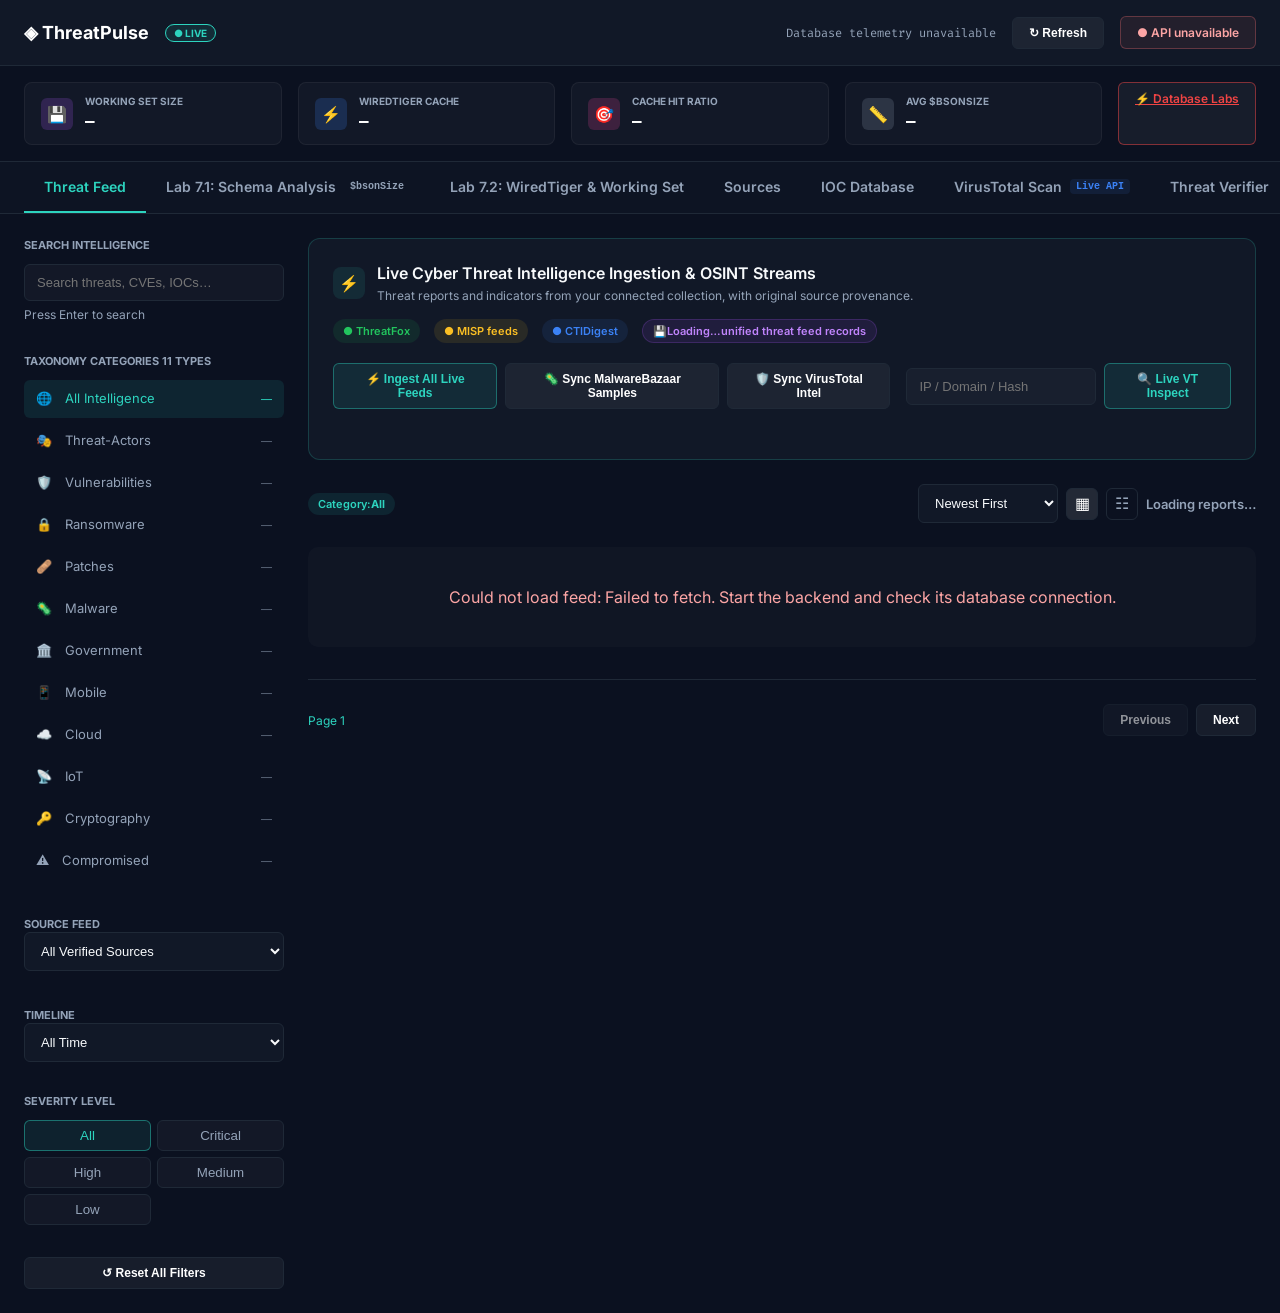
<file: frontend/index.html>
<!doctype html>
<html lang="en">
<head>
  <meta charset="utf-8"><meta name="viewport" content="width=device-width,initial-scale=1">
  <title>ThreatPulse — Cyber Threat Intelligence</title>
  <link rel="stylesheet" href="style.css">
  <link href="https://fonts.googleapis.com/css2?family=Inter:wght@300;400;500;600;700&family=Fira+Code:wght@400;500&display=swap" rel="stylesheet">
</head>
<body>
  <nav class="top-nav"><div class="nav-left"><a class="logo" href="index.html">◈ ThreatPulse</a><span class="badge live">● LIVE</span></div>
    <div class="nav-right"><span id="sync-time" class="sync-status">Connecting to intelligence store…</span><button id="refresh-feed" class="btn secondary">↻ Refresh</button><span id="db-status" class="btn success">● MongoDB Atlas</span></div></nav>
  <section class="metrics-top-bar">
    <div class="metric-card-top"><div class="metric-icon purple">💾</div><div><div class="metric-label">WORKING SET SIZE</div><div id="metric-working" class="metric-val">—</div></div></div>
    <div class="metric-card-top"><div class="metric-icon blue">⚡</div><div><div class="metric-label">WIREDTIGER CACHE</div><div id="metric-cache" class="metric-val">—</div></div></div>
    <div class="metric-card-top"><div class="metric-icon pink">🎯</div><div><div class="metric-label">CACHE HIT RATIO</div><div id="metric-hit" class="metric-val">—</div></div></div>
    <div class="metric-card-top"><div class="metric-icon gray">📏</div><div><div class="metric-label">AVG $BSONSIZE</div><div id="metric-bson" class="metric-val">—</div></div></div>
    <a class="btn secondary border-glow" href="lab71.html">⚡ Database Labs</a>
  </section>
  <nav class="sub-nav">
    <a href="index.html" class="tab active">Threat Feed</a><a href="lab71.html" class="tab">Lab 7.1: Schema Analysis <span class="tab-badge">$bsonSize</span></a><a href="lab72.html" class="tab">Lab 7.2: WiredTiger & Working Set</a>
    <a href="sources.html" class="tab">Sources</a><a href="iocs.html" class="tab">IOC Database</a><a href="virustotal.html" class="tab">VirusTotal Scan <span class="tab-badge info">Live API</span></a><a href="verify.html" class="tab">Threat Verifier</a>
  </nav>
  <div class="feed-layout">
    <aside class="feed-sidebar">
      <section class="sidebar-section"><div class="sidebar-title">SEARCH INTELLIGENCE</div><input id="feed-search" class="search-input" placeholder="Search threats, CVEs, IOCs…"><div class="help-text">Press Enter to search</div></section>
      <section class="sidebar-section"><div class="sidebar-title">TAXONOMY CATEGORIES <span id="taxonomy-total">11 TYPES</span></div><ul id="category-list" class="taxonomy-list">
        <li data-category="All" class="active"><span>🌐　All Intelligence</span><span class="count" id="count-all">—</span></li>
        <li data-category="Threat-Actors"><span>🎭　Threat-Actors</span><span class="count">—</span></li>
        <li data-category="Vulnerabilities"><span>🛡️　Vulnerabilities</span><span class="count">—</span></li>
        <li data-category="Ransomware"><span>🔒　Ransomware</span><span class="count">—</span></li>
        <li data-category="Patches"><span>🩹　Patches</span><span class="count">—</span></li>
        <li data-category="Malware"><span>🦠　Malware</span><span class="count">—</span></li>
        <li data-category="Government"><span>🏛️　Government</span><span class="count">—</span></li>
        <li data-category="Mobile"><span>📱　Mobile</span><span class="count">—</span></li>
        <li data-category="Cloud"><span>☁️　Cloud</span><span class="count">—</span></li>
        <li data-category="IoT"><span>📡　IoT</span><span class="count">—</span></li>
        <li data-category="Cryptography"><span>🔑　Cryptography</span><span class="count">—</span></li>
        <li data-category="Compromised"><span>⚠️　Compromised</span><span class="count">—</span></li>
      </ul></section>
      <section class="sidebar-section"><label class="sidebar-title" for="source-filter">SOURCE FEED</label><select id="source-filter" class="source-select"><option value="All">All Verified Sources</option></select></section>
      <section class="sidebar-section"><label class="sidebar-title" for="year-filter">TIMELINE</label><select id="year-filter" class="source-select"><option value="All">All Time</option></select></section>
      <section class="sidebar-section"><div class="sidebar-title">SEVERITY LEVEL</div><div id="severity-filter" class="severity-options"><button class="selected" data-severity="All">All</button><button data-severity="Critical">Critical</button><button data-severity="High">High</button><button data-severity="Medium">Medium</button><button data-severity="Low">Low</button></div></section>
      <button id="reset-filters" class="btn secondary reset-btn">↺ Reset All Filters</button>
    </aside>
    <main class="feed-main">
      <section class="feed-header-card">
        <div class="hero-title"><span class="hero-mark">⚡</span><div><h1>Live Cyber Threat Intelligence Ingestion & OSINT Streams</h1><p>Threat reports and indicators from your connected collection, with original source provenance.</p></div></div>
        <div class="tags-row"><span class="tag green">● ThreatFox</span><span class="tag yellow">● MISP feeds</span><span class="tag blue">● CTIDigest</span><span class="tag purple">💾 <span id="total-reports">Loading…</span> unified threat feed records</span></div>
        <div class="ingestion-row"><div class="ingestion-actions"><button class="btn accent-btn" data-sync="all">⚡ Ingest All Live Feeds</button><button class="btn secondary" data-sync="malwarebazaar">🦠 Sync MalwareBazaar Samples</button><button class="btn secondary" data-sync="virustotal">🛡️ Sync VirusTotal Intel</button></div>
          <form id="quick-vt-form" class="quick-vt"><input id="quick-vt-value" class="search-input" placeholder="IP / Domain / Hash"><button class="btn accent-btn">🔍 Live VT Inspect</button></form></div>
        <div id="sync-message" class="sync-message" aria-live="polite"></div>
      </section>
      <div class="feed-controls"><span class="tag active-category">Category: <b id="current-category">All</b></span><div class="feed-control-right"><label class="sr-only" for="sort-filter">Sort feed</label><select id="sort-filter" class="source-select compact"><option value="newest">Newest First</option><option value="oldest">Oldest First</option><option value="year">Year</option></select><button id="grid-view" class="icon-btn active-view" aria-label="3-Column Grid View">▦</button><button id="list-view" class="icon-btn" aria-label="SOC Stream List View">☷</button><span id="results-count" class="result-count">Loading reports…</span></div></div>
      <div id="active-filters" class="active-filters"></div>
      <div id="feed-grid" class="feed-grid" aria-live="polite"></div>
      <div class="pagination"><span id="pagination-info">Page 1</span><div><button id="previous-page" class="btn secondary" disabled>Previous</button><button id="next-page" class="btn secondary">Next</button></div></div>
    </main>
  </div>
  <div id="modal-overlay" class="modal-overlay" hidden><section class="modal-content"><header class="modal-heading"><h2 id="modal-title">Report details</h2><button id="modal-close" class="modal-close" aria-label="Close">×</button></header><div id="modal-body" class="modal-body"></div></section></div>
  <script src="feed.js"></script>
</body></html>
</file>
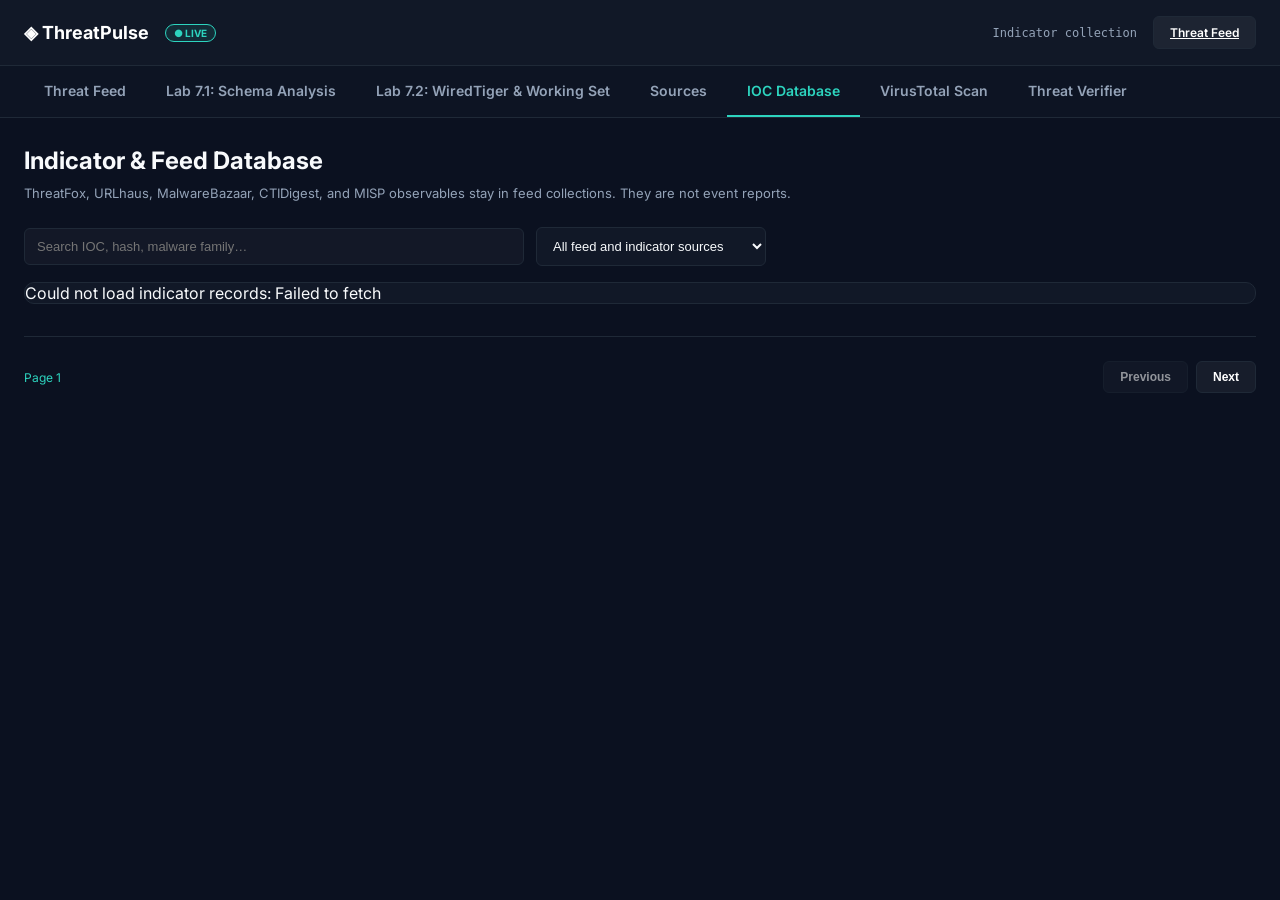
<file: frontend/iocs.html>
<!doctype html><html lang="en"><head><meta charset="utf-8"><meta name="viewport" content="width=device-width,initial-scale=1"><title>ThreatPulse — IOC Database</title><link rel="stylesheet" href="style.css"><link href="https://fonts.googleapis.com/css2?family=Inter:wght@300;400;500;600;700&display=swap" rel="stylesheet"></head><body>
<nav class="top-nav"><div class="nav-left"><a class="logo" href="index.html">◈ ThreatPulse</a><span class="badge live">● LIVE</span></div><div class="nav-right"><span id="sync-time" class="sync-status">Indicator collection</span><a class="btn secondary" href="index.html">Threat Feed</a></div></nav>
<nav class="sub-nav"><a href="index.html" class="tab">Threat Feed</a><a href="lab71.html" class="tab">Lab 7.1: Schema Analysis</a><a href="lab72.html" class="tab">Lab 7.2: WiredTiger & Working Set</a><a href="sources.html" class="tab">Sources</a><a href="iocs.html" class="tab active">IOC Database</a><a href="virustotal.html" class="tab">VirusTotal Scan</a><a href="verify.html" class="tab">Threat Verifier</a></nav>
<main class="container"><header class="page-header"><div><h1>Indicator & Feed Database</h1><p>ThreatFox, URLhaus, MalwareBazaar, CTIDigest, and MISP observables stay in feed collections. They are not event reports.</p></div></header><div class="ioc-tools"><input id="ioc-search" class="search-input" placeholder="Search IOC, hash, malware family…"><select id="ioc-source" class="source-select"><option value="All">All feed and indicator sources</option></select><span id="ioc-count" class="result-count"></span></div><div id="ioc-list" class="table-container"></div><div class="pagination"><span id="ioc-page">Page 1</span><div><button id="ioc-prev" class="btn secondary" disabled>Previous</button><button id="ioc-next" class="btn secondary">Next</button></div></div></main><script src="pages.js"></script></body></html>
</file>
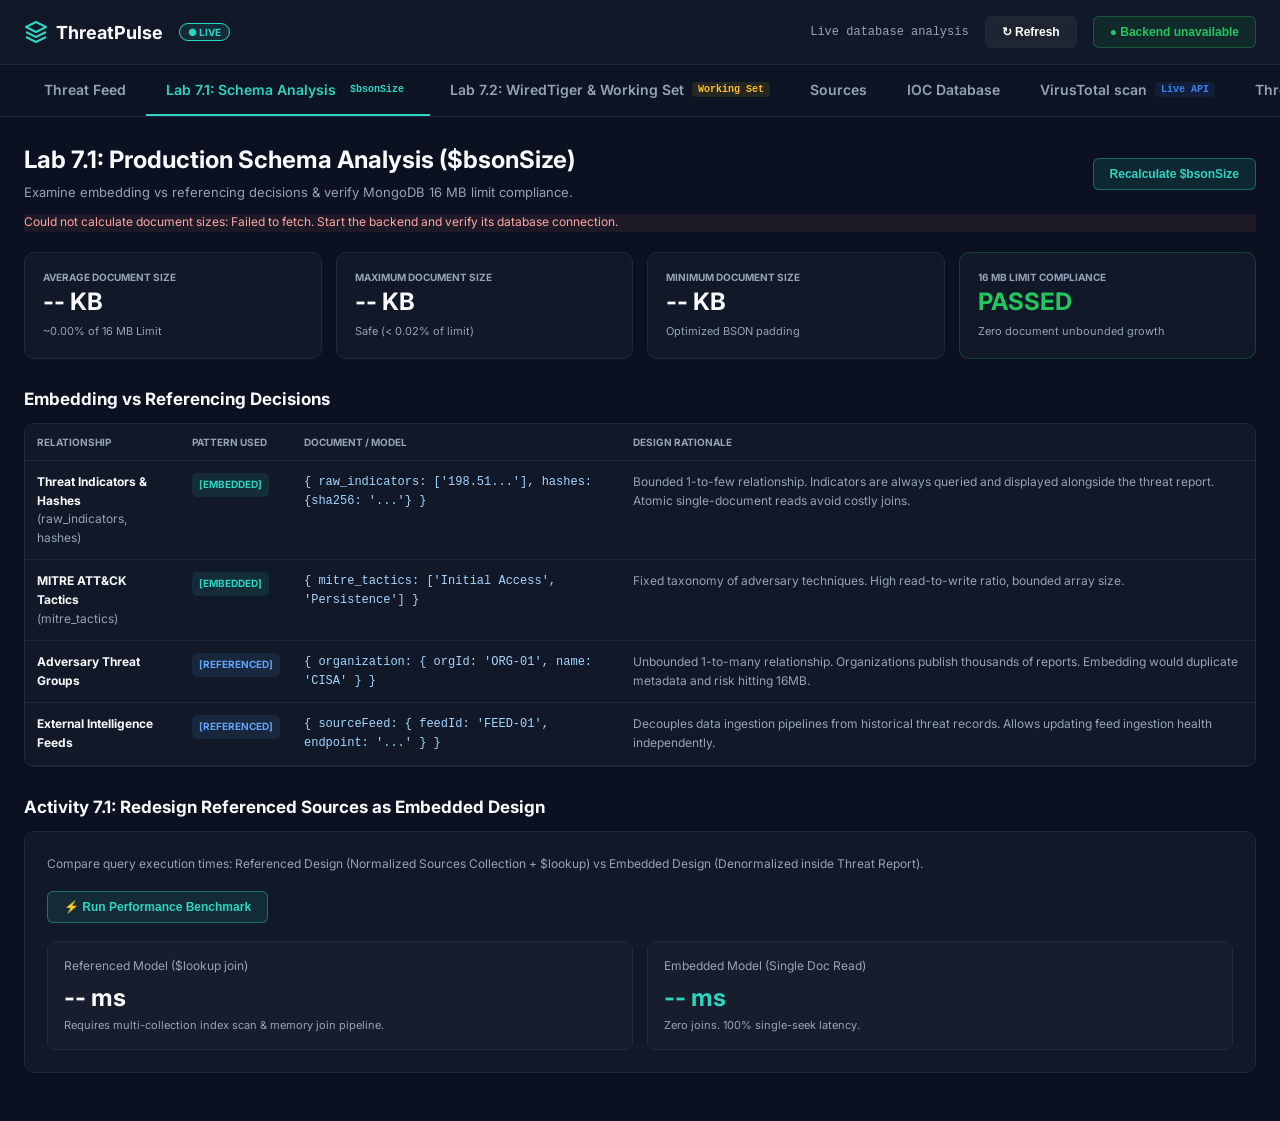
<file: frontend/lab71.html>
<!DOCTYPE html>
<html lang="en">
<head>
    <meta charset="UTF-8">
    <meta name="viewport" content="width=device-width, initial-scale=1.0">
    <title>ThreatPulse - Lab 7.1 Schema Analysis</title>
    <link rel="stylesheet" href="style.css">
    <link href="https://fonts.googleapis.com/css2?family=Inter:wght@300;400;500;600;700&display=swap" rel="stylesheet">
</head>
<body>
    <nav class="top-nav">
        <div class="nav-left">
            <div class="logo">
                <svg width="24" height="24" viewBox="0 0 24 24" fill="none" xmlns="http://www.w3.org/2000/svg">
                    <path d="M12 2L2 7L12 12L22 7L12 2Z" stroke="#2DD4BF" stroke-width="2" stroke-linejoin="round"/>
                    <path d="M2 17L12 22L22 17" stroke="#2DD4BF" stroke-width="2" stroke-linejoin="round"/>
                    <path d="M2 12L12 17L22 12" stroke="#2DD4BF" stroke-width="2" stroke-linejoin="round"/>
                </svg>
                ThreatPulse
            </div>
            <span class="badge live">● LIVE</span>
        </div>
        <div class="nav-right">
            <span class="sync-status">Live database analysis</span>
            <button class="btn secondary">↻ Refresh</button>
            <button class="btn success" id="lab-api-status">● Checking backend</button>
        </div>
    </nav>

    <div class="sub-nav">
        <a href="index.html" class="tab">Threat Feed</a>
        <a href="lab71.html" class="tab active">Lab 7.1: Schema Analysis <span class="tab-badge">$bsonSize</span></a>
        <a href="lab72.html" class="tab">Lab 7.2: WiredTiger & Working Set <span class="tab-badge warning">Working Set</span></a>
        <a href="sources.html" class="tab">Sources</a>
        <a href="iocs.html" class="tab">IOC Database</a>
        <a href="virustotal.html" class="tab">VirusTotal scan <span class="tab-badge info">Live API</span></a>
        <a href="verify.html" class="tab">Threat Verifier <span class="tab-badge success">Instant Truth</span></a>
    </div>

    <main class="container">
        <header class="page-header">
            <div>
                <h1>Lab 7.1: Production Schema Analysis ($bsonSize)</h1>
                <p>Examine embedding vs referencing decisions & verify MongoDB 16 MB limit compliance.</p>
            </div>
            <button class="btn primary" id="recalculate-btn" onclick="fetchSchemaAnalysis()">Recalculate $bsonSize</button>
        </header>
        <p id="lab-status" class="lab-status" role="status">Connecting to live database metrics…</p>

        <div class="metrics-grid">
            <div class="metric-card">
                <div class="metric-label">AVERAGE DOCUMENT SIZE</div>
                <div class="metric-value" id="avg-size">-- KB</div>
                <div class="metric-sub" id="avg-pct">~0.00% of 16 MB Limit</div>
            </div>
            <div class="metric-card">
                <div class="metric-label">MAXIMUM DOCUMENT SIZE</div>
                <div class="metric-value" id="max-size">-- KB</div>
                <div class="metric-sub" id="max-sub">Safe (< 0.02% of limit)</div>
            </div>
            <div class="metric-card">
                <div class="metric-label">MINIMUM DOCUMENT SIZE</div>
                <div class="metric-value" id="min-size">-- KB</div>
                <div class="metric-sub">Optimized BSON padding</div>
            </div>
            <div class="metric-card compliance-card">
                <div class="metric-label">16 MB LIMIT COMPLIANCE</div>
                <div class="metric-value success-text" id="compliance-status">PASSED</div>
                <div class="metric-sub">Zero document unbounded growth</div>
            </div>
        </div>

        <section class="decisions-section">
            <h2>Embedding vs Referencing Decisions</h2>
            <div class="table-container">
                <table>
                    <thead>
                        <tr>
                            <th>RELATIONSHIP</th>
                            <th>PATTERN USED</th>
                            <th>DOCUMENT / MODEL</th>
                            <th>DESIGN RATIONALE</th>
                        </tr>
                    </thead>
                    <tbody>
                        <tr>
                            <td><strong>Threat Indicators & Hashes</strong><br>(raw_indicators, hashes)</td>
                            <td><span class="pattern embedded">[EMBEDDED]</span></td>
                            <td class="code-cell">{ raw_indicators: ['198.51...'], hashes: {sha256: '...'} }</td>
                            <td>Bounded 1-to-few relationship. Indicators are always queried and displayed alongside the threat report. Atomic single-document reads avoid costly joins.</td>
                        </tr>
                        <tr>
                            <td><strong>MITRE ATT&CK Tactics</strong><br>(mitre_tactics)</td>
                            <td><span class="pattern embedded">[EMBEDDED]</span></td>
                            <td class="code-cell">{ mitre_tactics: ['Initial Access', 'Persistence'] }</td>
                            <td>Fixed taxonomy of adversary techniques. High read-to-write ratio, bounded array size.</td>
                        </tr>
                        <tr>
                            <td><strong>Adversary Threat Groups</strong></td>
                            <td><span class="pattern referenced">[REFERENCED]</span></td>
                            <td class="code-cell">{ organization: { orgId: 'ORG-01', name: 'CISA' } }</td>
                            <td>Unbounded 1-to-many relationship. Organizations publish thousands of reports. Embedding would duplicate metadata and risk hitting 16MB.</td>
                        </tr>
                        <tr>
                            <td><strong>External Intelligence Feeds</strong></td>
                            <td><span class="pattern referenced">[REFERENCED]</span></td>
                            <td class="code-cell">{ sourceFeed: { feedId: 'FEED-01', endpoint: '...' } }</td>
                            <td>Decouples data ingestion pipelines from historical threat records. Allows updating feed ingestion health independently.</td>
                        </tr>
                    </tbody>
                </table>
            </div>
        </section>
        
        <section class="activity-section">
            <h2>Activity 7.1: Redesign Referenced Sources as Embedded Design</h2>
            <div class="activity-card">
                <p>Compare query execution times: Referenced Design (Normalized Sources Collection + $lookup) vs Embedded Design (Denormalized inside Threat Report).</p>
                
                <button class="btn accent-btn" id="run-benchmark-btn" onclick="runBenchmark()">⚡ Run Performance Benchmark</button>
                
                <div class="benchmark-grid">
                    <div class="benchmark-card">
                        <div class="benchmark-title">Referenced Model ($lookup join)</div>
                        <div class="benchmark-value" id="ref-time">-- ms</div>
                        <div class="benchmark-sub">Requires multi-collection index scan & memory join pipeline.</div>
                    </div>
                    <div class="benchmark-card">
                        <div class="benchmark-title">Embedded Model (Single Doc Read)</div>
                        <div class="benchmark-value highlight-value" id="emb-time">-- ms</div>
                        <div class="benchmark-sub">Zero joins. 100% single-seek latency.</div>
                    </div>
                </div>
            </div>
        </section>

    </main>

    <script src="app.js"></script>
</body>
</html>
</file>
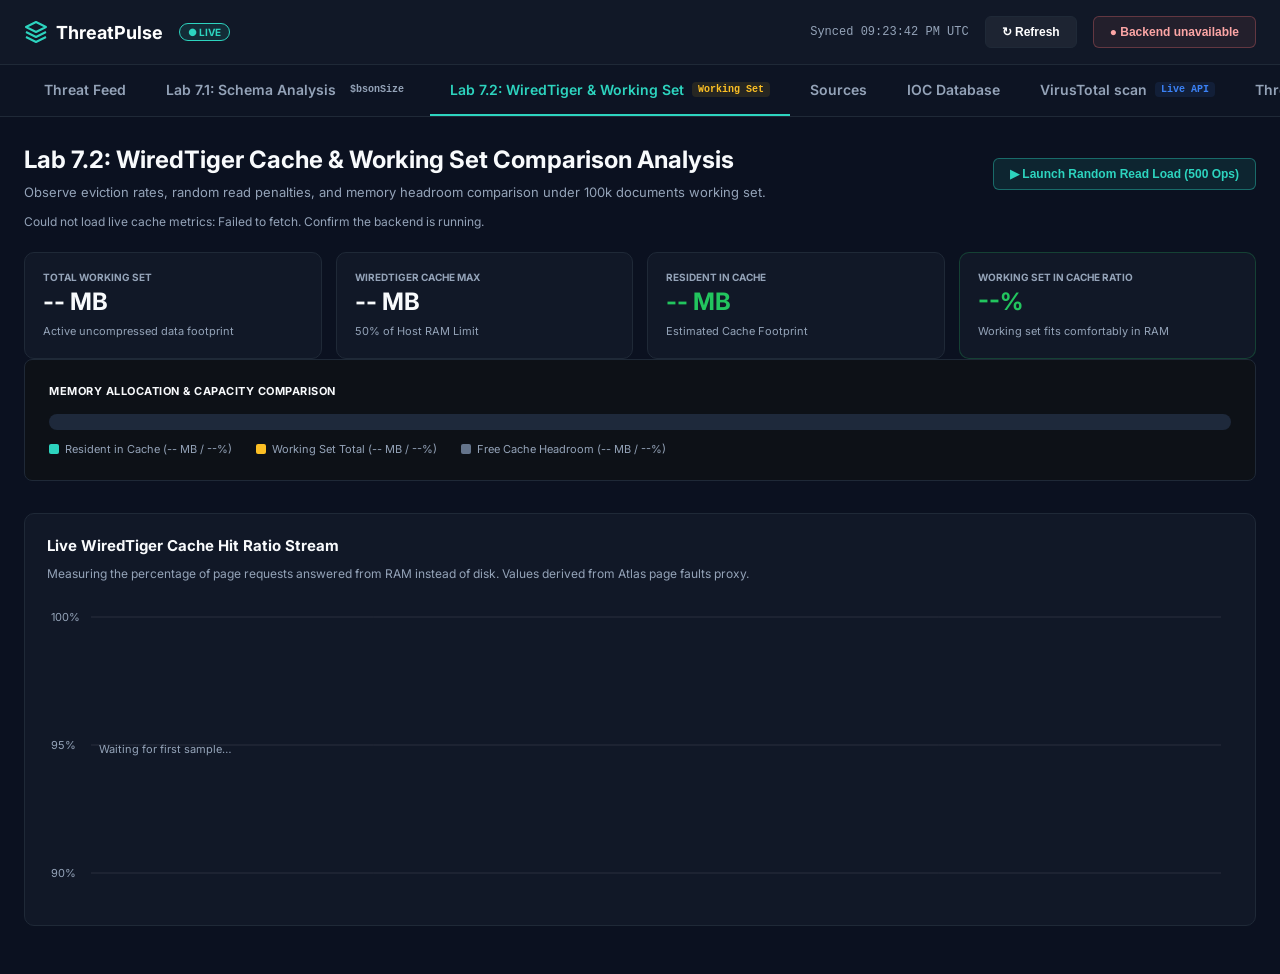
<file: frontend/lab72.html>
<!DOCTYPE html>
<html lang="en">
<head>
    <meta charset="UTF-8">
    <meta name="viewport" content="width=device-width, initial-scale=1.0">
    <title>ThreatPulse - Lab 7.2 Working Set</title>
    <link rel="stylesheet" href="style.css">
    <link href="https://fonts.googleapis.com/css2?family=Inter:wght@300;400;500;600;700&display=swap" rel="stylesheet">
</head>
<body>
    <nav class="top-nav">
        <div class="nav-left">
            <div class="logo">
                <svg width="24" height="24" viewBox="0 0 24 24" fill="none" xmlns="http://www.w3.org/2000/svg">
                    <path d="M12 2L2 7L12 12L22 7L12 2Z" stroke="#2DD4BF" stroke-width="2" stroke-linejoin="round"/>
                    <path d="M2 17L12 22L22 17" stroke="#2DD4BF" stroke-width="2" stroke-linejoin="round"/>
                    <path d="M2 12L12 17L22 12" stroke="#2DD4BF" stroke-width="2" stroke-linejoin="round"/>
                </svg>
                ThreatPulse
            </div>
            <span class="badge live">● LIVE</span>
        </div>
        <div class="nav-right">
            <span class="sync-status">Synced 09:23:42 PM UTC</span>
            <button class="btn secondary">↻ Refresh</button>
            <button class="btn success" id="atlas-status">● Checking backend</button>
        </div>
    </nav>

    <div class="sub-nav">
        <a href="index.html" class="tab">Threat Feed</a>
        <a href="lab71.html" class="tab">Lab 7.1: Schema Analysis <span class="tab-badge">$bsonSize</span></a>
        <a href="lab72.html" class="tab active">Lab 7.2: WiredTiger & Working Set <span class="tab-badge warning">Working Set</span></a>
        <a href="sources.html" class="tab">Sources</a>
        <a href="iocs.html" class="tab">IOC Database</a>
        <a href="virustotal.html" class="tab">VirusTotal scan <span class="tab-badge info">Live API</span></a>
        <a href="verify.html" class="tab">Threat Verifier <span class="tab-badge success">Instant Truth</span></a>
    </div>

    <main class="container">
        <header class="page-header">
            <div>
                <h1>Lab 7.2: WiredTiger Cache & Working Set Comparison Analysis</h1>
                <p>Observe eviction rates, random read penalties, and memory headroom comparison under 100k documents working set.</p>
            </div>
            <button class="btn accent-btn" id="stress-load-btn" style="margin-bottom:0;">▶ Launch Random Read Load (500 Ops)</button>
        </header>
        <p id="lab-status" class="lab-status" role="status">Connecting to live database metrics…</p>

        <div class="metrics-grid">
            <div class="metric-card">
                <div class="metric-label">TOTAL WORKING SET</div>
                <div class="metric-value" id="working-set">-- MB</div>
                <div class="metric-sub">Active uncompressed data footprint</div>
            </div>
            <div class="metric-card">
                <div class="metric-label">WIREDTIGER CACHE MAX</div>
                <div class="metric-value" id="max-cache">-- MB</div>
                <div class="metric-sub">50% of Host RAM Limit</div>
            </div>
            <div class="metric-card">
                <div class="metric-label">RESIDENT IN CACHE</div>
                <div class="metric-value success-text" id="resident-cache">-- MB</div>
                <div class="metric-sub">Estimated Cache Footprint</div>
            </div>
            <div class="metric-card compliance-card">
                <div class="metric-label">WORKING SET IN CACHE RATIO</div>
                <div class="metric-value success-text" id="cache-ratio">--%</div>
                <div class="metric-sub">Working set fits comfortably in RAM</div>
            </div>
        </div>
        
        <div class="capacity-section" style="background-color: #0d1117; border: 1px solid var(--border-color); border-radius: 8px; padding: 24px; margin-bottom: 32px;">
            <h3 style="font-size: 11px; font-weight: 700; color: var(--text-main); margin-bottom: 16px; letter-spacing: 0.5px;">MEMORY ALLOCATION & CAPACITY COMPARISON</h3>
            
            <div class="progress-bar-container" style="background-color: #1E293B; height: 16px; border-radius: 8px; display: flex; overflow: hidden; margin-bottom: 12px;">
                <div id="bar-resident" style="background-color: var(--accent-teal); height: 100%; width: 0%;"></div>
                <div id="bar-working" style="background-color: var(--accent-amber); height: 100%; width: 0%;"></div>
                <div id="bar-headroom" style="background-color: transparent; height: 100%; width: 100%;"></div>
            </div>
            
            <div style="display: flex; gap: 24px; font-size: 11px; color: var(--text-muted);">
                <div style="display: flex; align-items: center; gap: 6px;">
                    <div style="width: 10px; height: 10px; border-radius: 2px; background-color: var(--accent-teal);"></div>
                    <span id="label-resident">Resident in Cache (-- MB / --%)</span>
                </div>
                <div style="display: flex; align-items: center; gap: 6px;">
                    <div style="width: 10px; height: 10px; border-radius: 2px; background-color: var(--accent-amber);"></div>
                    <span id="label-working">Working Set Total (-- MB / --%)</span>
                </div>
                <div style="display: flex; align-items: center; gap: 6px;">
                    <div style="width: 10px; height: 10px; border-radius: 2px; background-color: #64748B;"></div>
                    <span id="label-headroom">Free Cache Headroom (-- MB / --%)</span>
                </div>
            </div>
        </div>
        
        <section class="activity-section">
            <div class="activity-card">
                <h3>Live WiredTiger Cache Hit Ratio Stream</h3>
                <p>Measuring the percentage of page requests answered from RAM instead of disk. Values derived from Atlas page faults proxy.</p>
                <div style="height: 300px; width: 100%; margin-top: 20px;">
                    <canvas id="hitRatioChart"></canvas>
                </div>
            </div>
        </section>

    </main>

    <script src="app72.js"></script>
</body>
</html>
</file>
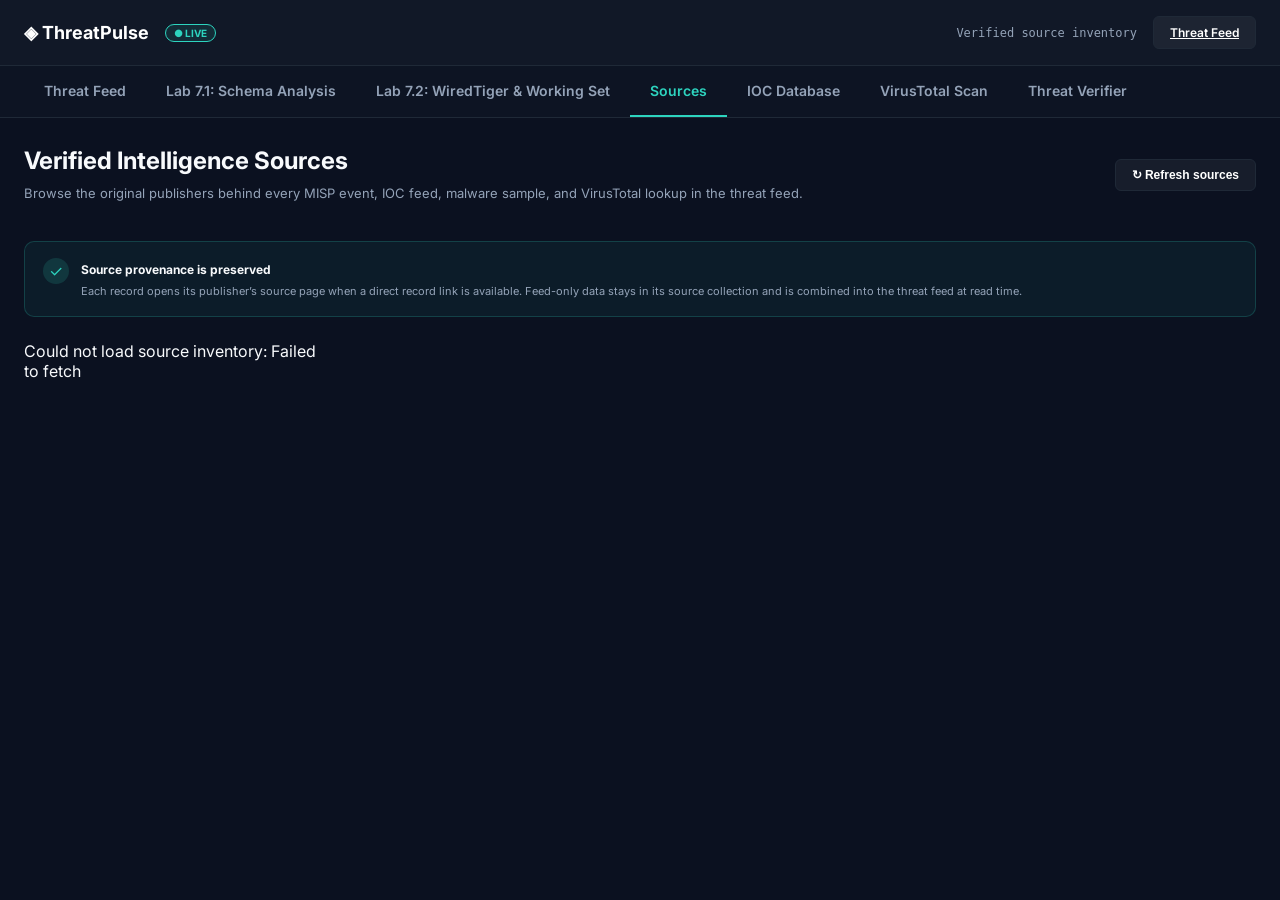
<file: frontend/sources.html>
<!doctype html><html lang="en"><head><meta charset="utf-8"><meta name="viewport" content="width=device-width,initial-scale=1"><title>ThreatPulse — Sources</title><link rel="stylesheet" href="style.css"><link href="https://fonts.googleapis.com/css2?family=Inter:wght@300;400;500;600;700&display=swap" rel="stylesheet"></head><body>
<nav class="top-nav"><div class="nav-left"><a class="logo" href="index.html">◈ ThreatPulse</a><span class="badge live">● LIVE</span></div><div class="nav-right"><span id="sync-time" class="sync-status">Verified source inventory</span><a class="btn secondary" href="index.html">Threat Feed</a></div></nav>
<nav class="sub-nav"><a href="index.html" class="tab">Threat Feed</a><a href="lab71.html" class="tab">Lab 7.1: Schema Analysis</a><a href="lab72.html" class="tab">Lab 7.2: WiredTiger & Working Set</a><a href="sources.html" class="tab active">Sources</a><a href="iocs.html" class="tab">IOC Database</a><a href="virustotal.html" class="tab">VirusTotal Scan</a><a href="verify.html" class="tab">Threat Verifier</a></nav>
<main class="container"><header class="page-header"><div><h1>Verified Intelligence Sources</h1><p>Browse the original publishers behind every MISP event, IOC feed, malware sample, and VirusTotal lookup in the threat feed.</p></div><button id="source-refresh" class="btn secondary">↻ Refresh sources</button></header><section class="source-overview"><div id="source-summary" class="metrics-grid"></div><div class="source-note"><span class="source-note-icon">✓</span><div><strong>Source provenance is preserved</strong><p>Each record opens its publisher’s source page when a direct record link is available. Feed-only data stays in its source collection and is combined into the threat feed at read time.</p></div></div></section><div id="source-list" class="source-cards"></div></main><script src="pages.js"></script></body></html>
</file>
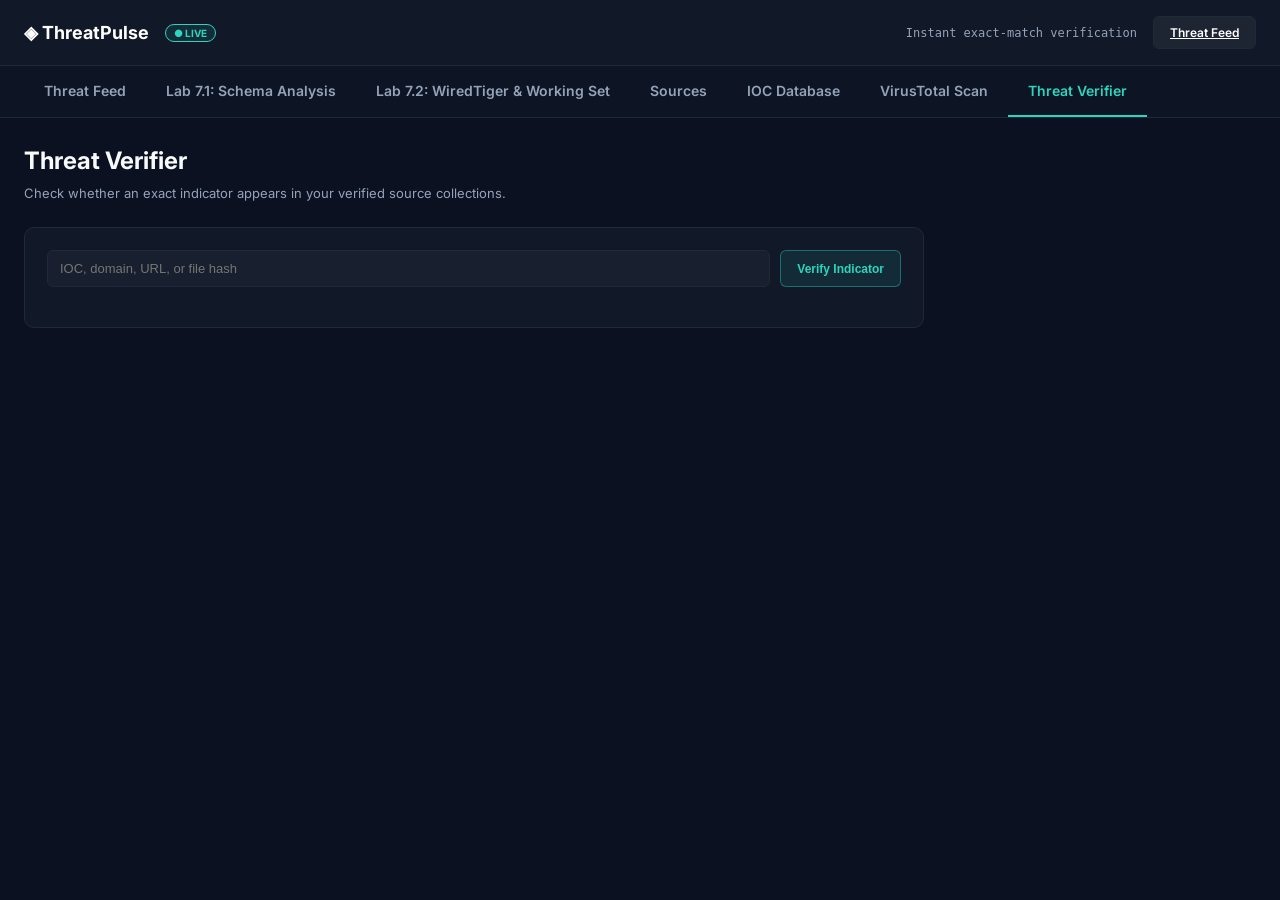
<file: frontend/verify.html>
<!doctype html><html lang="en"><head><meta charset="utf-8"><meta name="viewport" content="width=device-width,initial-scale=1"><title>ThreatPulse — Threat Verifier</title><link rel="stylesheet" href="style.css"><link href="https://fonts.googleapis.com/css2?family=Inter:wght@300;400;500;600;700&display=swap" rel="stylesheet"></head><body>
<nav class="top-nav"><div class="nav-left"><a class="logo" href="index.html">◈ ThreatPulse</a><span class="badge live">● LIVE</span></div><div class="nav-right"><span class="sync-status">Instant exact-match verification</span><a class="btn secondary" href="index.html">Threat Feed</a></div></nav>
<nav class="sub-nav"><a href="index.html" class="tab">Threat Feed</a><a href="lab71.html" class="tab">Lab 7.1: Schema Analysis</a><a href="lab72.html" class="tab">Lab 7.2: WiredTiger & Working Set</a><a href="sources.html" class="tab">Sources</a><a href="iocs.html" class="tab">IOC Database</a><a href="virustotal.html" class="tab">VirusTotal Scan</a><a href="verify.html" class="tab active">Threat Verifier</a></nav>
<main class="container"><header class="page-header"><div><h1>Threat Verifier</h1><p>Check whether an exact indicator appears in your verified source collections.</p></div></header><section class="activity-card lookup-card"><form id="verify-form" class="lookup-form"><input id="verify-input" class="search-input" placeholder="IOC, domain, URL, or file hash" required><button class="btn accent-btn">Verify Indicator</button></form><div id="verify-result" class="lookup-result" aria-live="polite"></div></section></main><script src="pages.js"></script></body></html>
</file>
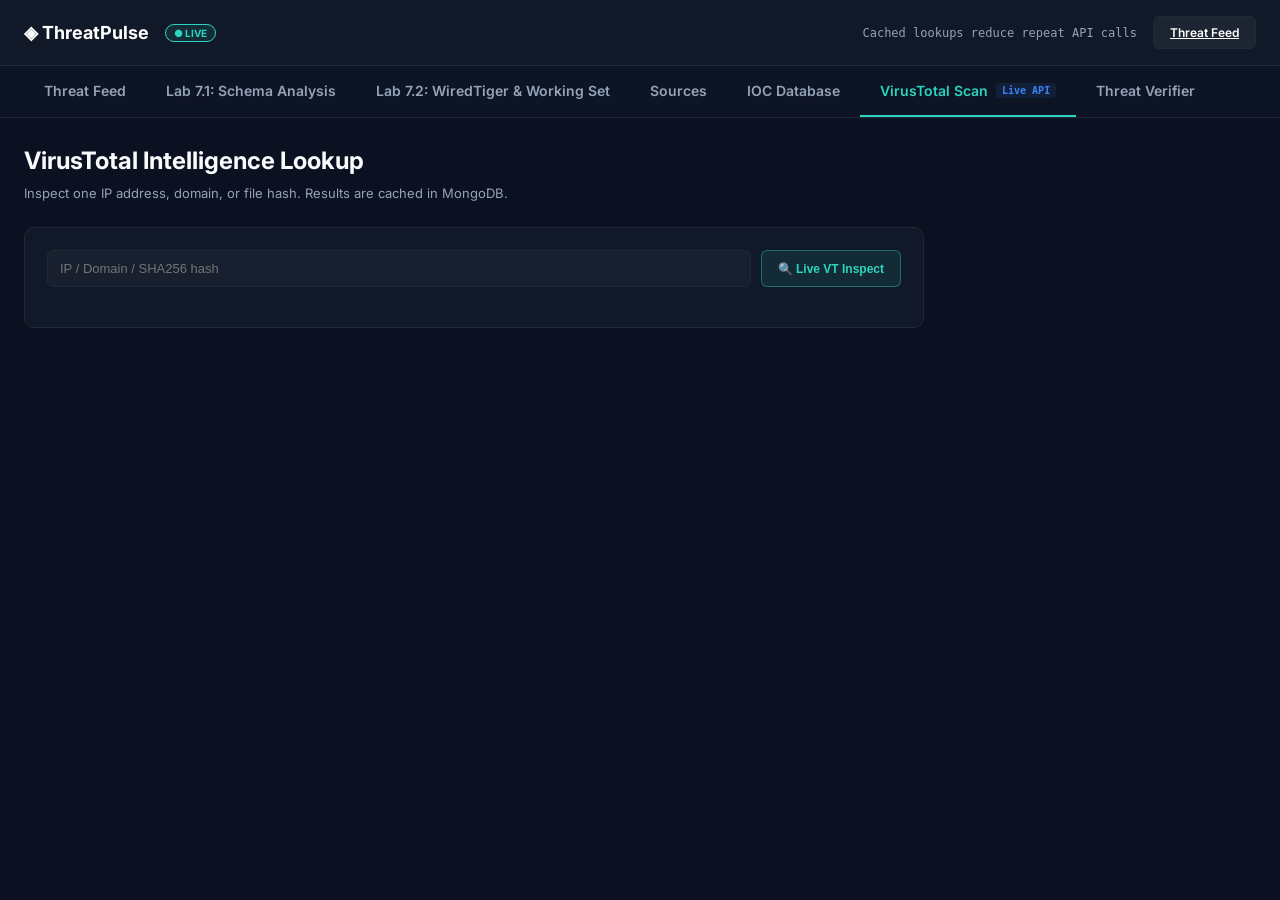
<file: frontend/virustotal.html>
<!doctype html><html lang="en"><head><meta charset="utf-8"><meta name="viewport" content="width=device-width,initial-scale=1"><title>ThreatPulse — VirusTotal</title><link rel="stylesheet" href="style.css"><link href="https://fonts.googleapis.com/css2?family=Inter:wght@300;400;500;600;700&display=swap" rel="stylesheet"></head><body>
<nav class="top-nav"><div class="nav-left"><a class="logo" href="index.html">◈ ThreatPulse</a><span class="badge live">● LIVE</span></div><div class="nav-right"><span class="sync-status">Cached lookups reduce repeat API calls</span><a class="btn secondary" href="index.html">Threat Feed</a></div></nav>
<nav class="sub-nav"><a href="index.html" class="tab">Threat Feed</a><a href="lab71.html" class="tab">Lab 7.1: Schema Analysis</a><a href="lab72.html" class="tab">Lab 7.2: WiredTiger & Working Set</a><a href="sources.html" class="tab">Sources</a><a href="iocs.html" class="tab">IOC Database</a><a href="virustotal.html" class="tab active">VirusTotal Scan <span class="tab-badge info">Live API</span></a><a href="verify.html" class="tab">Threat Verifier</a></nav>
<main class="container"><header class="page-header"><div><h1>VirusTotal Intelligence Lookup</h1><p>Inspect one IP address, domain, or file hash. Results are cached in MongoDB.</p></div></header><section class="activity-card lookup-card"><form id="vt-page-form" class="lookup-form"><input id="vt-page-input" class="search-input" placeholder="IP / Domain / SHA256 hash" required><button class="btn accent-btn">🔍 Live VT Inspect</button></form><div id="vt-page-result" class="lookup-result" aria-live="polite"></div></section></main><script src="pages.js"></script></body></html>
</file>
<file: frontend/style.css>
:root {
    --bg-main: #0B1120;
    --bg-card: #111827;
    --border-color: #1F2937;
    --text-main: #F8FAFC;
    --text-muted: #94A3B8;
    --accent-teal: #2DD4BF;
    --accent-green: #22C55E;
    --accent-amber: #FBBF24;
    --accent-blue: #3B82F6;
}

* { box-sizing: border-box; margin: 0; padding: 0; }
body {
    background-color: var(--bg-main);
    color: var(--text-main);
    font-family: 'Inter', sans-serif;
    -webkit-font-smoothing: antialiased;
}

/* TOP NAV */
.top-nav {
    display: flex;
    justify-content: space-between;
    align-items: center;
    padding: 16px 24px;
    border-bottom: 1px solid var(--border-color);
    background-color: var(--bg-card);
}
.nav-left { display: flex; align-items: center; gap: 16px; }
.logo { font-size: 18px; font-weight: 700; color: #fff; display: flex; align-items: center; gap: 8px; }
.badge { font-size: 10px; font-weight: 700; padding: 2px 8px; border-radius: 12px; border: 1px solid currentColor; }
.badge.live { color: var(--accent-teal); background: rgba(45, 212, 191, 0.1); }
.nav-right { display: flex; align-items: center; gap: 16px; }
.sync-status { font-size: 12px; color: var(--text-muted); font-family: 'Fira Code', monospace; }

/* SUB NAV */
.sub-nav {
    display: flex;
    padding: 0 24px;
    border-bottom: 1px solid var(--border-color);
    background: rgba(17,24,39,0.5);
    overflow-x: auto;
}
.tab {
    padding: 16px 20px;
    color: var(--text-muted);
    text-decoration: none;
    font-size: 14px;
    font-weight: 600;
    border-bottom: 2px solid transparent;
    display: flex;
    align-items: center;
    gap: 8px;
    white-space: nowrap;
}
.tab:hover { color: var(--text-main); }
.tab.active { color: var(--accent-teal); border-bottom-color: var(--accent-teal); }
.tab-badge { font-size: 10px; padding: 2px 6px; border-radius: 4px; font-family: monospace; }
.tab-badge.warning { background: rgba(251,191,36,0.1); color: var(--accent-amber); }
.tab-badge.success { background: rgba(34,197,94,0.1); color: var(--accent-green); }
.tab-badge.info { background: rgba(59,130,246,0.1); color: var(--accent-blue); }

/* METRICS BAR */
.metrics-top-bar {
    display: grid;
    grid-template-columns: repeat(4, 1fr) auto;
    gap: 16px;
    padding: 16px 24px;
    border-bottom: 1px solid var(--border-color);
}
.metric-card-top {
    background: rgba(255,255,255,0.03);
    border: 1px solid rgba(255,255,255,0.05);
    border-radius: 8px;
    padding: 12px 16px;
    display: flex;
    align-items: center;
    gap: 12px;
}
.metric-icon {
    width: 32px; height: 32px;
    border-radius: 6px;
    display: flex; justify-content: center; align-items: center;
}
.metric-icon.purple { background: rgba(168,85,247,0.2); color: #c084fc; }
.metric-icon.blue { background: rgba(59,130,246,0.2); color: #60a5fa; }
.metric-icon.pink { background: rgba(236,72,153,0.2); color: #f472b6; }
.metric-icon.gray { background: rgba(148,163,184,0.2); color: #cbd5e1; }
.metric-label { font-size: 10px; color: var(--text-muted); font-weight: 700; margin-bottom: 4px; }
.metric-val { font-size: 16px; font-weight: 700; color: #fff; font-family: 'Fira Code', monospace;}
.border-glow { border-color: rgba(239,68,68,0.5) !important; color: #ef4444 !important; }

/* LAYOUT */
.feed-layout {
    display: flex;
    max-width: 1800px;
    margin: 0 auto;
    padding: 24px;
    gap: 24px;
}
.feed-sidebar { width: 260px; flex-shrink: 0; }
.sidebar-section { margin-bottom: 32px; }
.sidebar-title { font-size: 11px; font-weight: 700; color: var(--text-muted); margin-bottom: 12px; }

.search-input {
    width: 100%;
    background-color: rgba(255,255,255,0.03);
    border: 1px solid var(--border-color);
    border-radius: 6px;
    padding: 10px 12px;
    color: var(--text-main);
    font-size: 13px;
}
.search-input:focus { outline: none; border-color: var(--accent-teal); }

.taxonomy-list { list-style: none; }
.taxonomy-list li {
    display: flex; justify-content: space-between; align-items: center;
    padding: 10px 12px; font-size: 13px; color: var(--text-muted);
    border-radius: 6px; cursor: pointer; margin-bottom: 4px;
}
.taxonomy-list li:hover { background-color: rgba(255,255,255,0.03); color: var(--text-main); }
.taxonomy-list li.active { background-color: rgba(45, 212, 191, 0.1); color: var(--accent-teal); }
.taxonomy-list li .count { font-size: 11px; opacity: 0.6; }
.taxonomy-list li.active .count { opacity: 1; }

.source-select {
    width: 100%; background-color: var(--bg-card); border: 1px solid var(--border-color);
    color: var(--text-main); padding: 10px 12px; border-radius: 6px; font-size: 13px; cursor: pointer;
}

/* MAIN */
.feed-main { flex-grow: 1; }
.feed-header-card {
    background-color: var(--bg-card);
    border: 1px solid rgba(45, 212, 191, 0.2);
    border-radius: 12px; padding: 24px;
}
.tag {
    display: inline-flex; align-items: center; padding: 4px 10px;
    border-radius: 12px; font-size: 11px; font-weight: 600; margin-right: 8px;
}
.tag.green { background: rgba(34,197,94,0.1); color: var(--accent-green); }
.tag.yellow { background: rgba(251,191,36,0.1); color: var(--accent-amber); }
.tag.blue { background: rgba(59,130,246,0.1); color: var(--accent-blue); }
.tag.purple { background: rgba(168,85,247,0.1); color: #c084fc; border: 1px solid rgba(168,85,247,0.2);}

/* BUTTONS */
.btn {
    padding: 8px 16px; border-radius: 6px; font-size: 12px; font-weight: 600; cursor: pointer;
    border: 1px solid transparent; background: transparent; color: #fff;
}
.btn.secondary { background-color: rgba(255,255,255,0.05); border-color: var(--border-color); }
.btn.secondary:hover { background-color: rgba(255,255,255,0.1); }
.btn.success { color: var(--accent-green); border-color: rgba(34,197,94,0.3); background: rgba(34,197,94,0.1); }
.btn.accent-btn { background-color: rgba(45, 212, 191, 0.1); color: var(--accent-teal); border-color: rgba(45, 212, 191, 0.4); }
.btn.accent-btn:hover { background-color: rgba(45, 212, 191, 0.2); }
.btn.primary { background:rgba(45,212,191,.12); color:var(--accent-teal); border-color:rgba(45,212,191,.38); }
.btn.primary:hover { background:rgba(45,212,191,.2); }
.icon-btn { background: transparent; border: 1px solid var(--border-color); color: var(--text-muted); width: 32px; height: 32px; border-radius: 6px; cursor: pointer; font-size:16px;}
.icon-btn.active-view { background: rgba(255,255,255,0.1); color: #fff;}

/* GRID */
.feed-grid {
    display: grid;
    grid-template-columns: repeat(auto-fill, minmax(320px, 1fr));
    gap: 20px;
}
.threat-card {
    background-color: var(--bg-card);
    border: 1px solid var(--border-color);
    border-radius: 12px; padding: 20px;
    display: flex; flex-direction: column; cursor: pointer; transition: all 0.2s;
}
.threat-card:hover { border-color: rgba(45, 212, 191, 0.4); box-shadow: 0 8px 24px rgba(0,0,0,0.3); transform: translateY(-2px); }
.card-header { display: flex; justify-content: space-between; font-size: 10px; font-weight: 700; color: var(--text-muted); margin-bottom: 12px; text-transform: uppercase; }
.card-title { font-size: 15px; font-weight: 600; color: #fff; margin-bottom: 12px; line-height: 1.4; }
.card-desc { font-size: 13px; color: var(--text-muted); margin-bottom: 20px; display: -webkit-box; -webkit-line-clamp: 3; -webkit-box-orient: vertical; overflow: hidden; }
.card-footer { display: flex; justify-content: space-between; align-items: flex-end; margin-top: auto; }
.card-id { font-size: 11px; color: var(--accent-teal); font-family: monospace; margin-bottom: 8px;}
.severity-badge { padding: 2px 6px; background: rgba(251,191,36,0.1); color: var(--accent-amber); border: 1px solid rgba(251,191,36,0.2); border-radius: 4px; font-size: 10px; font-weight: 700; }

/* MODAL */
.modal-overlay {
    position: fixed; top: 0; left: 0; right: 0; bottom: 0;
    background: rgba(0,0,0,0.8); backdrop-filter: blur(4px);
    display: flex; align-items: center; justify-content: center; z-index: 1000;
}
.modal-content {
    background-color: var(--bg-card);
    border: 1px solid var(--border-color);
    border-radius: 12px; width: 90%; max-width: 900px; max-height: 90vh;
    overflow-y: auto; box-shadow: 0 24px 48px rgba(0,0,0,0.5);
}
.modal-close {
    background: transparent; border: none; color: var(--text-muted);
    font-size: 20px; cursor: pointer;
}
.modal-close:hover { color: #fff; }
.modal-grid {
    display: grid; grid-template-columns: 1fr 1fr;
    background: rgba(255,255,255,0.02); border: 1px solid var(--border-color);
    border-radius: 8px; padding: 16px; margin-bottom: 24px; gap: 16px;
}
.modal-meta-label { font-size: 10px; font-weight: 700; color: var(--text-muted); margin-bottom: 4px; text-transform: uppercase;}
.modal-meta-value { font-size: 14px; font-weight: 500; color: #fff; }
.bson-viewer {
    background-color: #0d1117; border: 1px solid var(--border-color);
    border-radius: 8px; padding: 16px; font-family: 'Fira Code', monospace;
    font-size: 12px; color: #a5d6ff; overflow-x: auto; max-height: 400px;
}
.bson-key { color: #7ee787; }
.bson-string { color: #a5d6ff; }
.bson-number { color: #79c0ff; }

/* Threat feed parity and responsive controls */
[hidden] { display: none !important; }
.logo { color: #fff; text-decoration: none; }
.hero-title { display: flex; gap: 12px; align-items: center; margin-bottom: 16px; }
.hero-title h1 { font-size: 16px; font-weight: 600; margin-bottom: 5px; }
.hero-title p, .help-text { color: var(--text-muted); font-size: 12px; }
.hero-mark { width: 32px; height: 32px; border-radius: 8px; background: rgba(45,212,191,.1); display: grid; place-items: center; color: var(--accent-teal); }
.tags-row { display:flex; flex-wrap:wrap; gap: 6px; margin-bottom: 20px; }
.ingestion-row { display:flex; justify-content:space-between; align-items:center; gap:16px; }
.ingestion-actions,.quick-vt,.feed-control-right { display:flex; align-items:center; gap:8px; }
.quick-vt { max-width:420px; }
.quick-vt .search-input { width:190px; }
.sync-message { font-size:12px; color:var(--text-muted); margin-top:10px; min-height: 16px; }
.sync-message a { color:var(--accent-teal); }
.feed-controls { display:flex; justify-content:space-between; align-items:center; margin:24px 0 10px; gap:12px; }
.active-category { background:rgba(45,212,191,.1); color:var(--accent-teal); margin:0; }
.source-select.compact { width:auto; min-width:140px; }
.result-count { color:var(--text-muted); font-size:13px; font-weight:600; white-space:nowrap; }
.active-filters { display:flex; flex-wrap:wrap; gap:6px; margin-bottom:14px; }
.filter-chip { border:1px solid rgba(45,212,191,.22); background:rgba(45,212,191,.07); color:var(--accent-teal); border-radius:20px; padding:4px 9px; font-size:11px; }
.taxonomy-list li > span:first-child { margin-right:auto; }
.severity-options { display:grid; grid-template-columns:repeat(2,minmax(0,1fr)); gap:6px; }
.severity-options button { border:1px solid var(--border-color); border-radius:6px; padding:7px 8px; color:var(--text-muted); background:rgba(255,255,255,.03); cursor:pointer; }
.severity-options button.selected { border-color:rgba(45,212,191,.45); color:var(--accent-teal); background:rgba(45,212,191,.09); }
.reset-btn { width:100%; }
.help-text { margin-top:6px; }
.source-link { display:inline-flex; text-decoration:none; font-size:10px; padding:4px 8px; border-color:rgba(59,130,246,.3)!important; color:#60a5fa!important; white-space:nowrap; }
.source-unavailable { display:inline-block; color:var(--text-muted); font-size:10px; }
.card-header { gap:8px; align-items:flex-start; }
.card-header span:first-child { color:var(--accent-teal); background:rgba(45,212,191,.1); padding:2px 7px; border-radius:4px; }
.card-header time { white-space:nowrap; }
.card-title { overflow-wrap:anywhere; }
.card-right { text-align:right; }
.observables-count { font-size:10px; color:var(--text-muted); margin-bottom:5px; }
.severity-critical { color:#fb7185; border-color:rgba(251,113,133,.25); background:rgba(251,113,133,.1); }
.severity-high { color:#f97316; border-color:rgba(249,115,22,.25); background:rgba(249,115,22,.1); }
.severity-medium { color:var(--accent-amber); }
.severity-low { color:var(--accent-green); border-color:rgba(34,197,94,.25); background:rgba(34,197,94,.1); }
.feed-grid.list-view { display:flex; flex-direction:column; gap:10px; }
.feed-grid.list-view .threat-card { min-height:0; padding:14px 18px; }
.feed-grid.list-view .card-desc { margin-bottom:12px; }
.empty-state { grid-column:1/-1; color:var(--text-muted); text-align:center; padding:40px 20px; background:rgba(255,255,255,.02); border-radius:10px; }
.error-state { color:#fca5a5; }
.pagination { display:flex; justify-content:space-between; align-items:center; margin-top:32px; padding-top:24px; border-top:1px solid var(--border-color); color:var(--accent-teal); font-size:12px; }
.pagination > div { display:flex; gap:8px; }
.modal-heading { display:flex; align-items:center; justify-content:space-between; padding:20px 24px; border-bottom:1px solid var(--border-color); }
.modal-heading h2 { font-size:17px; }
.modal-body { padding:24px; }
.modal-source { margin:-5px 0 22px; }
.modal-section-title { font-size:12px; color:var(--text-muted); margin-bottom:10px; text-transform:uppercase; }
.status-error { color:#fca5a5!important; border-color:rgba(248,113,113,.3)!important; background:rgba(248,113,113,.08)!important; }
.sr-only { position:absolute; width:1px; height:1px; padding:0; margin:-1px; overflow:hidden; clip:rect(0,0,0,0); white-space:nowrap; border:0; }
@media (max-width:1100px) { .metrics-top-bar { grid-template-columns:repeat(2,1fr); } .feed-layout { padding:16px; } .feed-sidebar { width:230px; } .ingestion-row { align-items:flex-start; flex-direction:column; } }
@media (max-width:760px) { .nav-right { gap:6px; } .sync-status { display:none; } .metrics-top-bar { padding:12px; gap:8px; grid-template-columns:repeat(2,minmax(0,1fr)); } .metrics-top-bar > a { grid-column:1/-1; text-align:center; } .feed-layout { display:block; padding:14px; } .feed-sidebar { width:100%; display:grid; grid-template-columns:repeat(2,minmax(0,1fr)); gap:10px; } .sidebar-section { margin-bottom:10px; } .sidebar-section:nth-child(2) { grid-row:span 2; } .feed-controls { align-items:flex-start; flex-direction:column; } .feed-control-right { flex-wrap:wrap; } .quick-vt { width:100%; } .quick-vt .search-input { flex:1; width:0; } .ingestion-actions { flex-wrap:wrap; } .modal-grid { grid-template-columns:1fr; } }
.source-cards { display:grid; grid-template-columns:repeat(auto-fill,minmax(260px,1fr)); gap:16px; }
.source-card { background:var(--bg-card); border:1px solid var(--border-color); border-radius:10px; padding:20px; }
.source-card h2 { font-size:15px; margin:0; }
.source-card-top { display:flex; align-items:center; justify-content:space-between; gap:10px; margin-bottom:22px; }
.source-kind { border:1px solid var(--border-color); border-radius:99px; padding:4px 8px; color:var(--text-muted); font-size:10px; white-space:nowrap; }
.source-kind.data-kind { color:#93c5fd; border-color:rgba(96,165,250,.28); background:rgba(59,130,246,.08); }
.source-kind.misp-kind { color:var(--accent-teal); border-color:rgba(45,212,191,.28); background:rgba(45,212,191,.08); }
.source-record-count { font-size:30px; font-weight:700; letter-spacing:-.04em; }
.source-record-label { font-size:11px; color:var(--text-muted); text-transform:uppercase; margin:2px 0 14px; }
.source-description { color:var(--text-muted); font-size:12px; line-height:1.6; min-height:58px; margin-bottom:18px; }
.source-actions { display:flex; gap:8px; flex-wrap:wrap; align-items:center; }
.source-overview { margin-bottom:24px; }
.source-note { display:flex; gap:12px; align-items:flex-start; padding:16px 18px; margin-top:14px; border:1px solid rgba(45,212,191,.2); background:rgba(45,212,191,.055); border-radius:10px; }
.source-note-icon { display:grid; place-items:center; flex:0 0 26px; width:26px; height:26px; border-radius:50%; background:rgba(45,212,191,.15); color:var(--accent-teal); }
.source-note strong { font-size:12px; color:var(--text-main); }
.source-note p { margin-top:5px; color:var(--text-muted); font-size:11px; line-height:1.55; }
.vt-card-action { display:block; margin-top:9px; padding:5px 8px; font-size:10px; }
.vt-inline-status { display:block; max-width:180px; margin-top:6px; color:var(--text-muted); font-size:10px; }
.lab-status { min-height:18px; margin:-12px 0 20px; color:var(--text-muted); font-size:12px; }
.error-text { color:#f87171; }
.ioc-tools { display:flex; align-items:center; gap:12px; margin-bottom:16px; }
.ioc-tools .search-input { max-width:500px; }
.table-container table { width:100%; border-collapse:collapse; }
.table-container th,.table-container td { padding:12px; border-bottom:1px solid var(--border-color); text-align:left; font-size:12px; }
.table-container th { color:var(--text-muted); font-size:10px; }
.table-container td { overflow-wrap:anywhere; }
.lookup-card { max-width:900px; padding:24px; background:var(--bg-card); border:1px solid var(--border-color); border-radius:12px; }
.lookup-form { display:flex; gap:10px; }
.lookup-form .search-input { flex:1; }
.lookup-result { margin-top:18px; color:var(--text-muted); }
.lookup-result .source-link { margin-top:10px; }
.verification-result { margin-bottom:12px; color:var(--text-main); }
.verified { color:var(--accent-green); }
.not-found { color:var(--accent-amber); }
.container { width:min(1500px,100%); margin:0 auto; padding:28px 24px 48px; }
.page-header { display:flex; justify-content:space-between; align-items:center; gap:18px; margin-bottom:24px; }
.page-header h1 { font-size:24px; line-height:1.25; margin-bottom:7px; }
.page-header p { color:var(--text-muted); font-size:13px; line-height:1.55; }
.metrics-grid { display:grid; grid-template-columns:repeat(4,minmax(0,1fr)); gap:14px; }
.metric-card { min-width:0; padding:18px; border:1px solid var(--border-color); border-radius:10px; background:var(--bg-card); }
.metric-value { font-size:24px; font-weight:700; line-height:1.25; overflow-wrap:anywhere; }
.metric-sub { margin-top:7px; color:var(--text-muted); font-size:11px; line-height:1.45; }
.success-text { color:var(--accent-green); }
.compliance-card { border-color:rgba(34,197,94,.24); }
.decisions-section,.activity-section { margin-top:30px; }
.decisions-section > h2,.activity-section > h2 { font-size:17px; margin-bottom:14px; }
.table-container { overflow:auto; border:1px solid var(--border-color); border-radius:10px; background:var(--bg-card); }
.table-container table { min-width:760px; }
.table-container td { color:var(--text-muted); line-height:1.55; vertical-align:top; }
.table-container td strong { color:var(--text-main); }
.code-cell { font-family:'Fira Code',monospace; color:#a5d6ff!important; }
.pattern { display:inline-block; border-radius:5px; padding:4px 7px; font-size:10px; font-weight:700; white-space:nowrap; }
.pattern.embedded { background:rgba(45,212,191,.1); color:var(--accent-teal); }
.pattern.referenced { background:rgba(96,165,250,.1); color:#60a5fa; }
.activity-card { padding:22px; border:1px solid var(--border-color); border-radius:10px; background:var(--bg-card); }
.activity-card > h3 { font-size:15px; margin-bottom:9px; }
.activity-card > p { color:var(--text-muted); font-size:12px; line-height:1.6; margin-bottom:18px; }
.benchmark-grid { display:grid; grid-template-columns:repeat(2,minmax(0,1fr)); gap:14px; margin-top:18px; }
.benchmark-card { border:1px solid var(--border-color); background:rgba(255,255,255,.025); border-radius:8px; padding:16px; }
.benchmark-title { color:var(--text-muted); font-size:12px; }
.benchmark-value { font-size:24px; font-weight:700; margin:10px 0 5px; }
.highlight-value { color:var(--accent-teal); }
.benchmark-sub { color:var(--text-muted); font-size:11px; line-height:1.5; }
.capacity-section h3 { margin-top:0; }
.capacity-section > div:last-child { flex-wrap:wrap; }
#hitRatioChart { display:block; width:100%; height:100%; }
.ioc-tools { flex-wrap:wrap; }
.ioc-tools .source-select { width:auto; min-width:230px; }
button:disabled { opacity:.55; cursor:wait; }
@media(max-width:1000px) { .metrics-grid { grid-template-columns:repeat(2,minmax(0,1fr)); } .source-cards { grid-template-columns:repeat(2,minmax(0,1fr)); } }
@media(max-width:760px) { .container { padding:20px 14px 36px; } .page-header { align-items:flex-start; flex-direction:column; } .metrics-grid,.benchmark-grid,.source-cards { grid-template-columns:1fr; } .metric-value { font-size:21px; } .capacity-section > div:last-child { gap:10px!important; } .ioc-tools .source-select { width:100%; } }
@media(max-width:760px) { .ioc-tools,.lookup-form { flex-direction:column; align-items:stretch; } .ioc-tools .search-input { max-width:none; } .table-container { overflow-x:auto; } .table-container table { min-width:700px; } .source-actions > * { flex:1; text-align:center; } .source-description { min-height:0; } }
</file>
